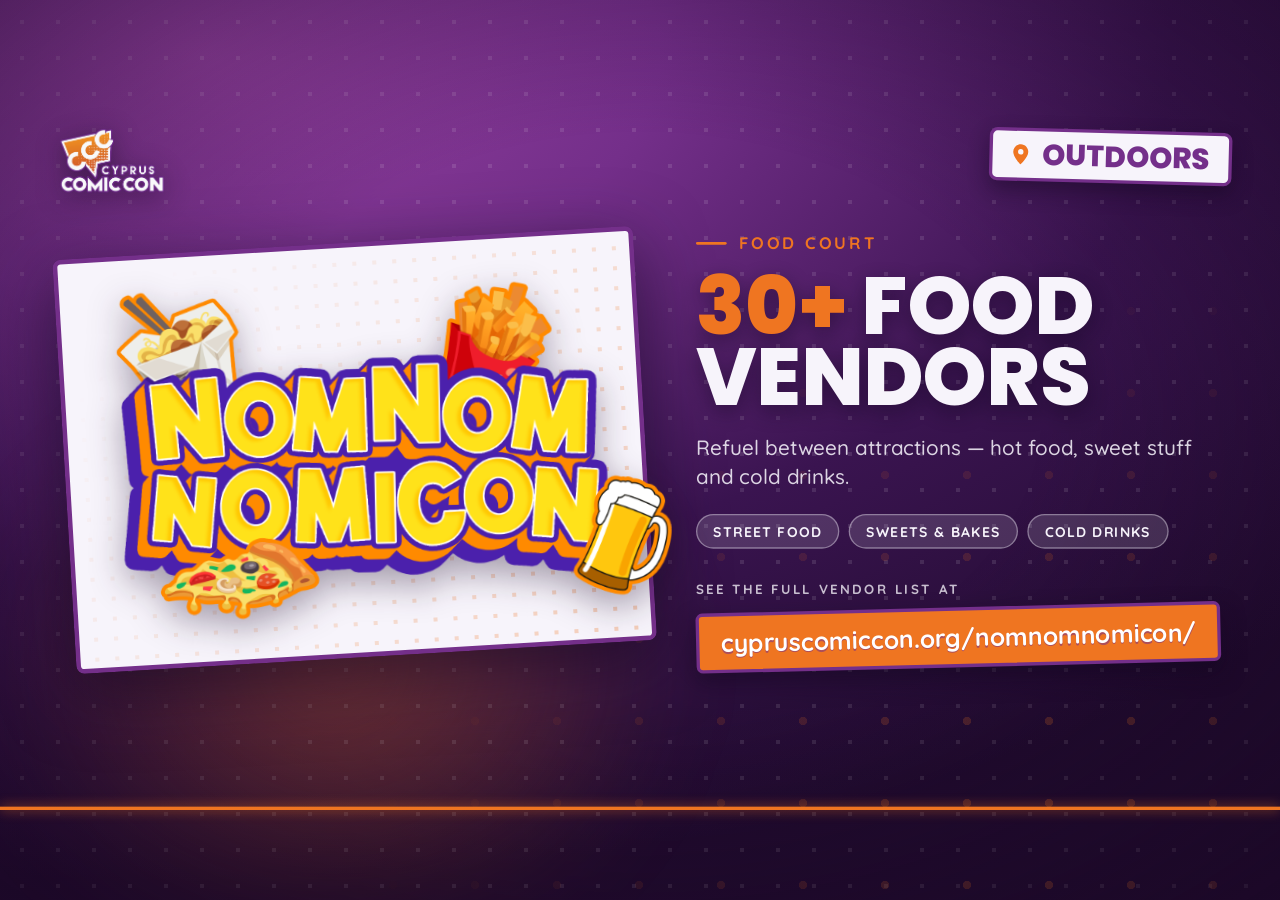
<file: index.html>
<!DOCTYPE html>
<html lang="en">
<head>
<meta charset="utf-8">
<title>Cyprus Comic Con — Section Rotator</title>
<link rel="stylesheet" href="style.css">
</head>
<body>

  <!-- Ambient backdrop: brand purple field + drifting halftone, fills any viewport -->
  <div class="backdrop" aria-hidden="true">
    <div class="backdrop__wash"></div>
    <div class="backdrop__bloom"></div>
    <div class="backdrop__halftone backdrop__halftone--fine"></div>
    <div class="backdrop__halftone backdrop__halftone--coarse"></div>
    <div class="backdrop__vignette"></div>
  </div>

  <!-- Fixed 1920x1080 design stage, scaled to fit whatever size OBS gives us -->
  <div class="stage-fit">
    <div class="stage" id="stage">

      <img class="brandmark" id="brandmark" src="assets/ccc.png" alt="Cyprus Comic Con">

      <!-- Slides are built here by app.js -->
      <div class="deck" id="deck"></div>

      <div class="progress" id="progress" hidden>
        <div class="progress__fill" id="progressFill"></div>
      </div>

    </div>
  </div>

  <script src="sections.js"></script>
  <script src="app.js"></script>
</body>
</html>
</file>
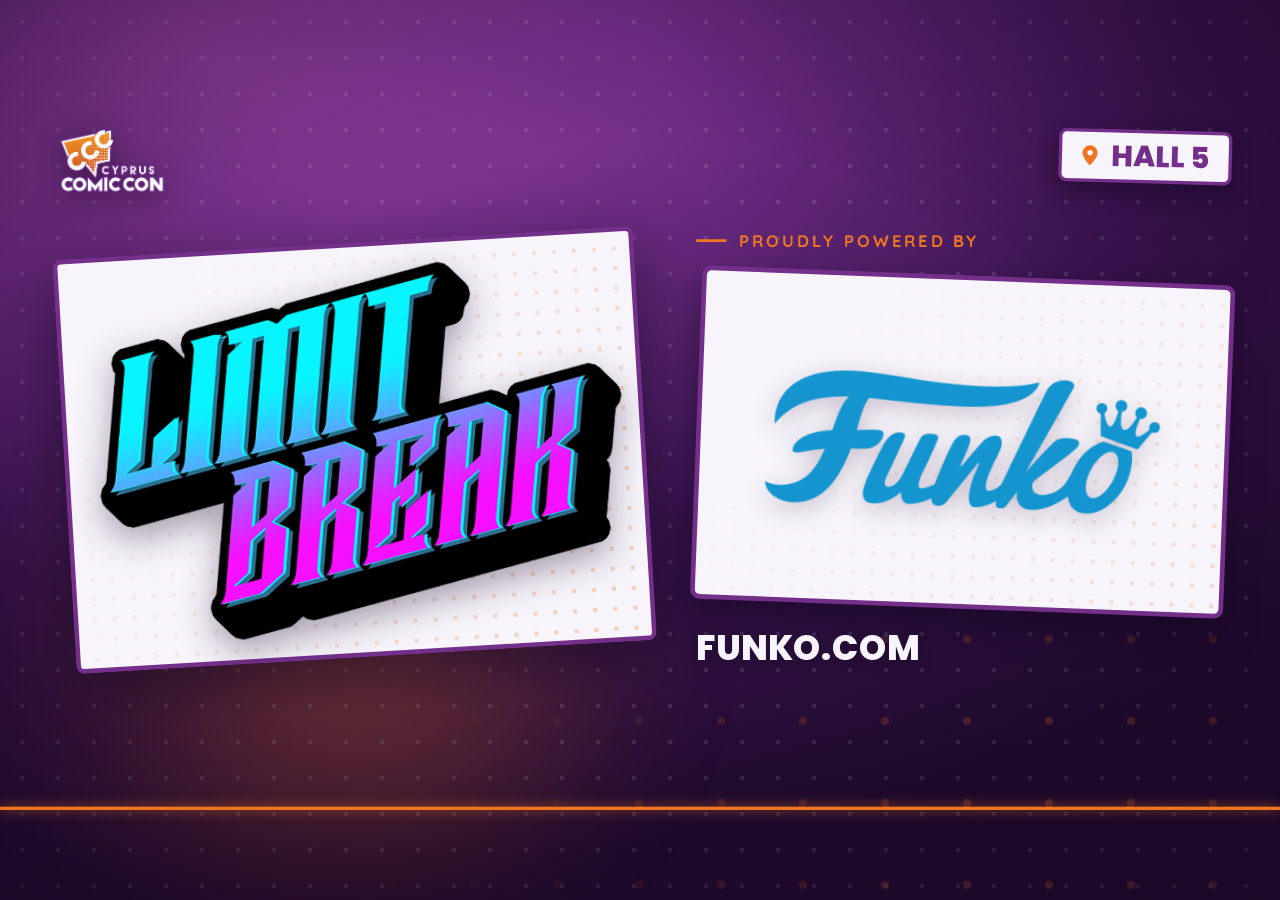
<file: sponsors/index.html>
<!DOCTYPE html>
<html lang="en">
<head>
<meta charset="utf-8">
<title>Limit Break — Sponsor Rotator</title>
<!-- The shared look (backdrop, panel, type, progress line) comes from the main
     rotator; sponsors.css only adds the sponsor card and its swap. -->
<link rel="stylesheet" href="../style.css">
<link rel="stylesheet" href="sponsors.css">
</head>
<body>

  <div class="backdrop" aria-hidden="true">
    <div class="backdrop__wash"></div>
    <div class="backdrop__bloom"></div>
    <div class="backdrop__halftone backdrop__halftone--fine"></div>
    <div class="backdrop__halftone backdrop__halftone--coarse"></div>
    <div class="backdrop__vignette"></div>
  </div>

  <div class="stage-fit">
    <div class="stage" id="stage">

      <img class="brandmark" id="brandmark" src="../assets/ccc.png" alt="Cyprus Comic Con">

      <!-- One scene, built once. The Limit Break panel on the left never
           leaves; only the sponsor inside the card on the right changes. -->
      <div class="slide scene" id="scene">

        <div class="where" id="where">
          <svg class="where__pin" viewBox="0 0 24 24" aria-hidden="true">
            <path d="M12 2C7.9 2 4.5 5.4 4.5 9.5c0 5.6 7.5 12.5 7.5 12.5s7.5-6.9 7.5-12.5C19.5 5.4 16.1 2 12 2zm0 10.2a2.7 2.7 0 110-5.4 2.7 2.7 0 010 5.4z"/>
          </svg>
          <span class="where__name" id="whereName"></span>
        </div>

        <div class="panel-slot">
          <div class="panel-shadow"><div class="panel"></div></div>
          <img class="panel__logo" id="featureLogo" src="" alt="">
        </div>

        <div class="copy">
          <p class="eyebrow" id="eyebrow"></p>

          <!-- The frame holds still; app.js cross-fades logos inside it -->
          <div class="sponsor-card" id="card">
            <div class="sponsor-stack" id="stack"></div>
          </div>

          <p class="sponsor-name" id="name"></p>
        </div>

      </div>

      <div class="progress" id="progress" hidden>
        <div class="progress__fill" id="progressFill"></div>
      </div>

    </div>
  </div>

  <script src="sponsors.js"></script>
  <script src="app.js"></script>
</body>
</html>
</file>
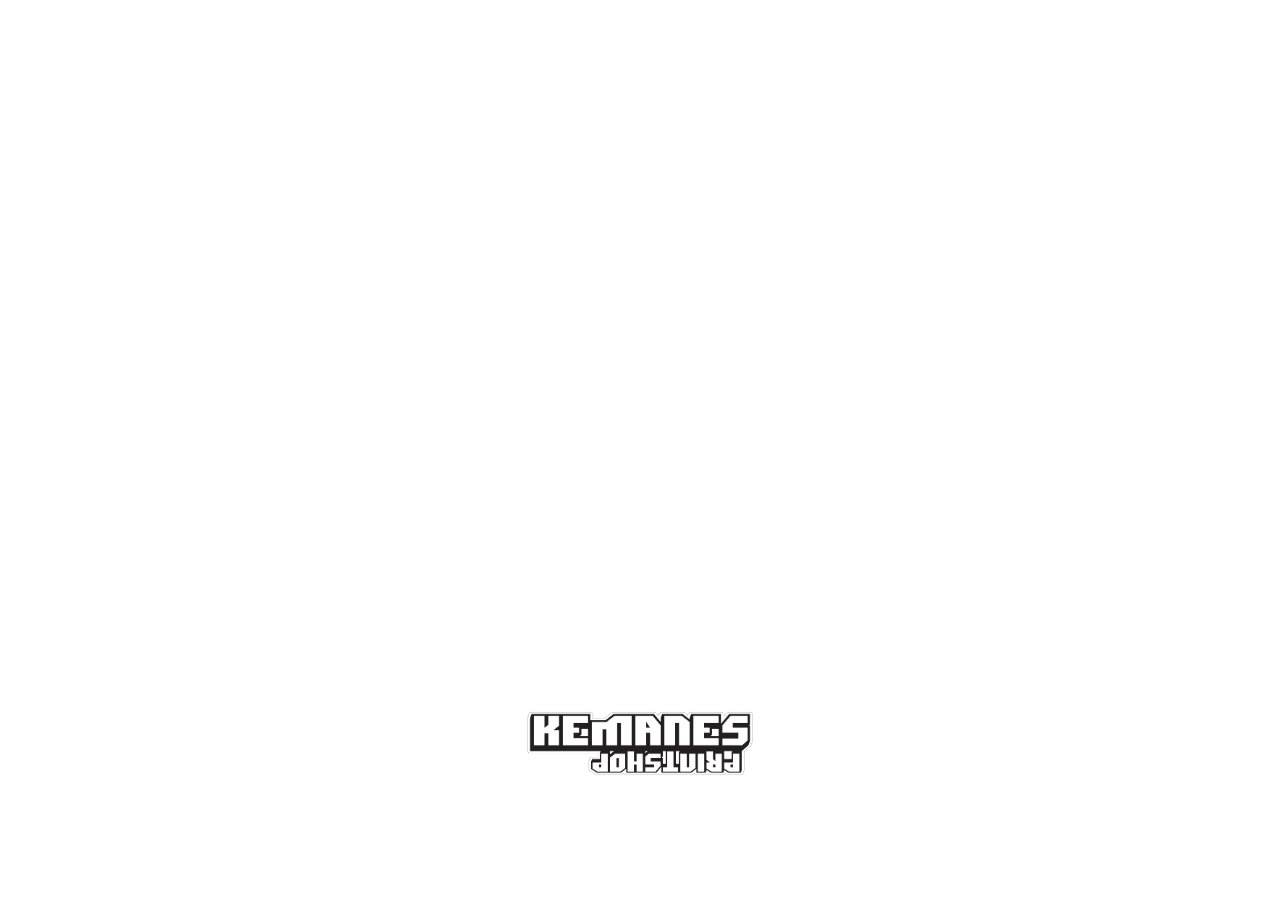
<file: sponsors/logo-overlay/index.html>
<!DOCTYPE html>
<html lang="en">
<head>
<meta charset="utf-8">
<title>Limit Break — Sponsor Logo Overlay</title>
<!-- The sponsor list comes from the full-screen rotator one folder up, so
     there is only ever one list to keep up to date. -->
<script src="../sponsors.js"></script>
<link rel="stylesheet" href="logo-overlay.css">
</head>
<body>

  <!-- No backdrop, no card, no text, no timer: just the logos, for slots
       where even the in-game card (../overlay) is too much. -->
  <div class="stage-fit">
    <div class="stage" id="stage">
      <div class="logo-box" id="logoBox"></div>
    </div>
  </div>

  <script src="logo-overlay.js"></script>
  <script src="app.js"></script>
</body>
</html>
</file>
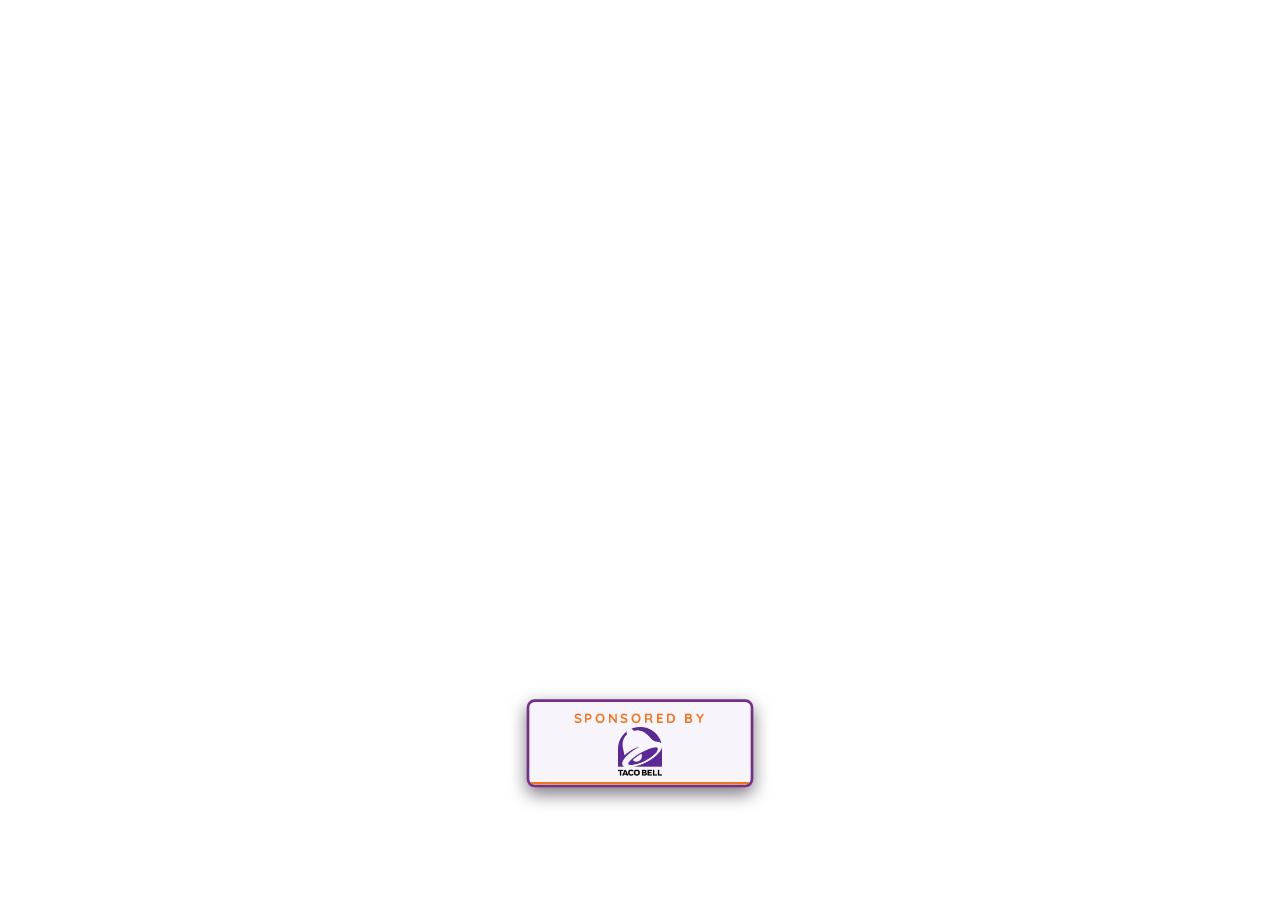
<file: sponsors/overlay/index.html>
<!DOCTYPE html>
<html lang="en">
<head>
<meta charset="utf-8">
<title>Limit Break — Sponsor Overlay</title>
<!-- The sponsor list comes from the full-screen rotator one folder up, so
     there is only ever one list to keep up to date. -->
<script src="../sponsors.js"></script>
<link rel="stylesheet" href="overlay.css">
</head>
<body>

  <!-- No backdrop: this sits over live gameplay, so everything outside the
       card stays transparent. -->
  <div class="stage-fit">
    <div class="stage" id="stage">

      <div class="card" id="card">
        <p class="card__label" id="label"></p>

        <div class="card__stack" id="stack"></div>

        <p class="card__name" id="name"></p>

        <div class="card__timer" id="timer" hidden></div>
      </div>

    </div>
  </div>

  <script src="overlay.js"></script>
  <script src="app.js"></script>
</body>
</html>
</file>
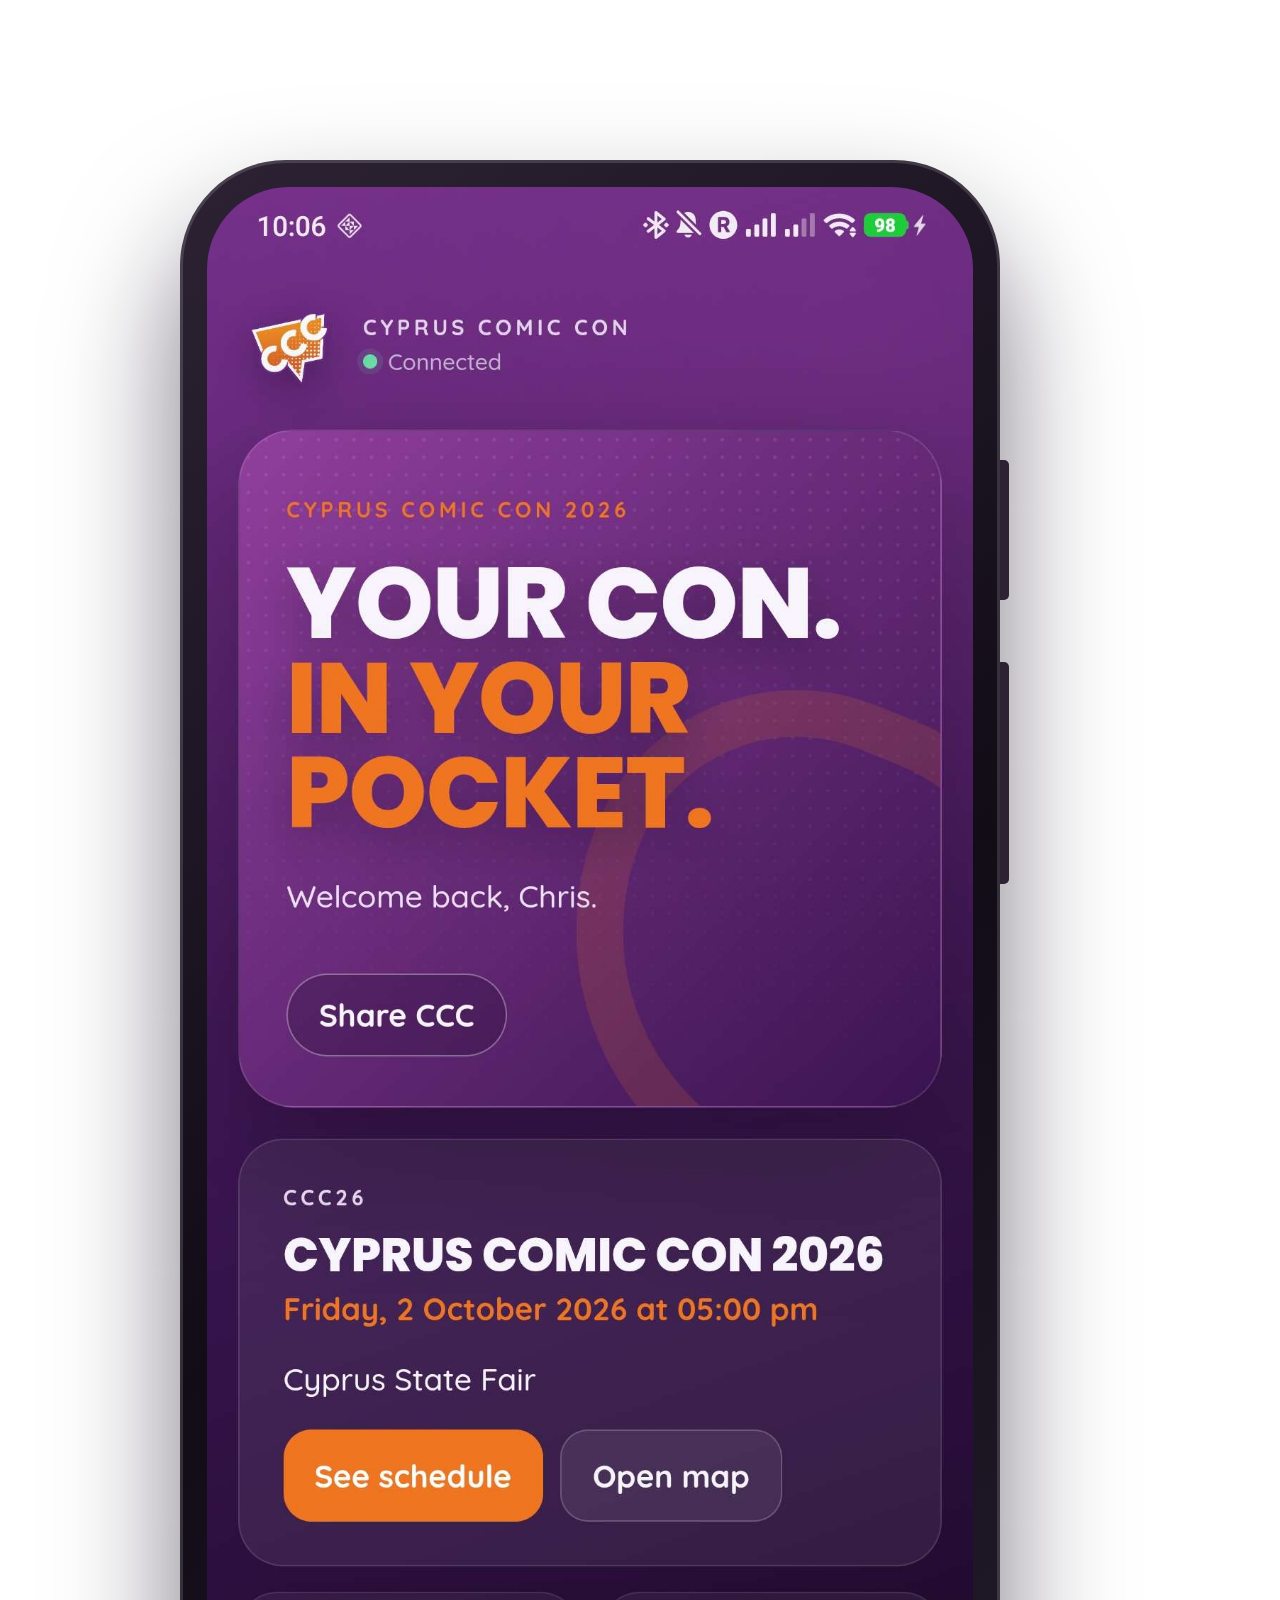
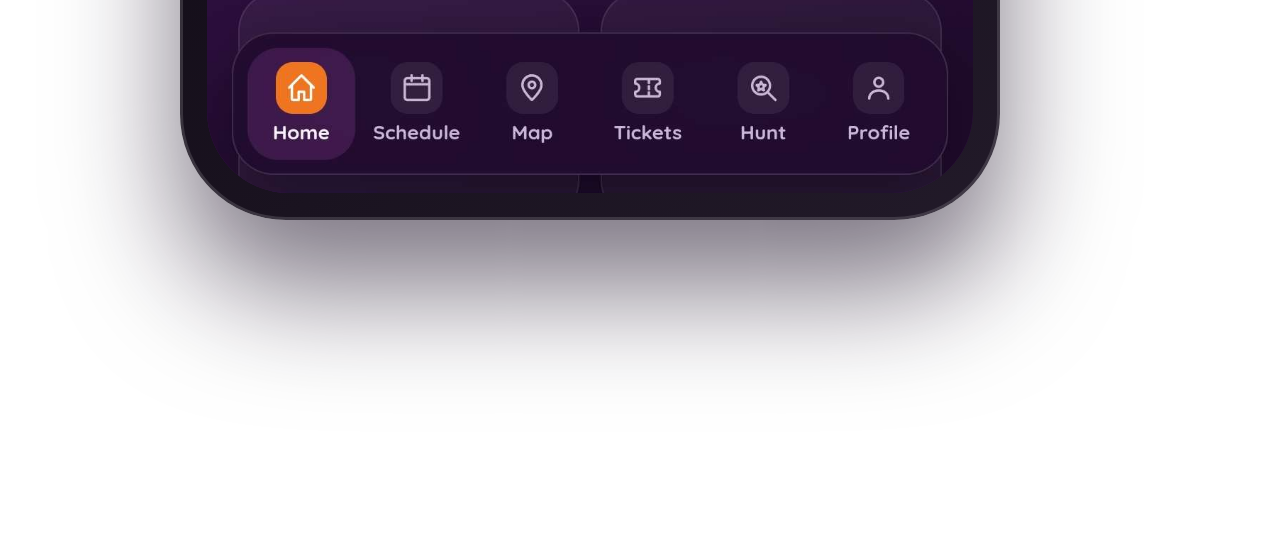
<file: output/app-install/phone-mockup.html>
<!doctype html>
<html lang="en">
<head>
<meta charset="utf-8">
<title>CCC App — phone mockup</title>
<meta name="color-scheme" content="light only">
<style>
  /* Phone mockup on a transparent canvas: 1180x2140px.
     Render with:
     chrome --headless=new --window-size=1180,2140 --default-background-color=00000000
            --screenshot=phone-mockup.png phone-mockup.html                      */
  :root { color-scheme: light only; }
  * { margin: 0; padding: 0; box-sizing: border-box; }

  html, body {
    width: 1180px;
    height: 2140px;
    overflow: hidden;
    background: transparent;
  }

  .stage {
    position: relative;
    width: 1180px;
    height: 2140px;
  }

  /* Same construction as the poster, scaled 1.708x (480 -> 820 wide). */
  .phone {
    position: absolute;
    top: 160px;
    left: 180px;
    width: 820px;
    height: 1660px;
    padding: 27px;
    border-radius: 106px;
    background: linear-gradient(145deg, #2c2233 0%, #120c17 55%, #221a29 100%);
    box-shadow:
      inset 0 0 0 3px rgba(255, 255, 255, .14),
      0 68px 120px rgba(18, 6, 30, .55);
  }
  .phone::before, .phone::after {
    content: '';
    position: absolute;
    right: -9px;
    width: 9px;
    border-radius: 0 5px 5px 0;
    background: #2c2233;
  }
  .phone::before { top: 300px; height: 140px; }
  .phone::after  { top: 502px; height: 222px; }

  .screen {
    width: 100%;
    height: 100%;
    border-radius: 82px;
    overflow: hidden;
    background: #3a1450;
  }
  .screen img {
    width: 100%;
    height: 100%;
    object-fit: cover;
    object-position: top;
    display: block;
  }
</style>
</head>
<body>
  <div class="stage">
    <div class="phone">
      <div class="screen">
        <img src="../../assets/Screenshot_2026-09-12-10-06-20-092_org.cypruscomiccon.app.jpg" alt="Cyprus Comic Con app home screen">
      </div>
    </div>
  </div>
</body>
</html>
</file>
<file: style.css>
/* ==========================================================================
   Cyprus Comic Con — section rotator for OBS
   Brand: Pantone 526c #742f8a / Pantone 158c #ef7521 / Natural Black #181818
   Type:  LEMON MILK (caps display) + Keep Calm (general text)
   ========================================================================== */

/* --- Typefaces -----------------------------------------------------------
   The real brand faces are used when they are installed on this machine.
   If they are not, the bundled Google fallbacks (Poppins / Quicksand) keep
   the same geometric-rounded personality and work with no internet.
   To upgrade: install LEMON MILK and Keep Calm as Windows fonts, restart OBS.
   ------------------------------------------------------------------------ */

@font-face {
  font-family: 'CCC Display';
  font-weight: 800;
  font-style: normal;
  font-display: block;
  src: local('LEMONMILK-Bold'), local('LEMON MILK Bold'), local('Lemon Milk Bold'),
       local('LEMONMILK-Medium'), local('LEMONMILK-Regular'), local('LEMON MILK'),
       url('fonts/poppins-800.woff2') format('woff2');
}

@font-face {
  font-family: 'CCC Body';
  font-weight: 500;
  font-style: normal;
  font-display: block;
  src: local('KeepCalm-Medium'), local('Keep Calm Medium'), local('Keep Calm'),
       url('fonts/quicksand-500.woff2') format('woff2');
}

@font-face {
  font-family: 'CCC Body';
  font-weight: 700;
  font-style: normal;
  font-display: block;
  src: local('KeepCalm-Book'), local('Keep Calm Medium'), local('Keep Calm'),
       url('fonts/quicksand-700.woff2') format('woff2');
}

/* --- Tokens ------------------------------------------------------------- */

:root {
  /* brand */
  --grape:        #742f8a;
  --zest:         #ef7521;
  --night:        #181818;

  /* derived field colours */
  --grape-lift:   #93409f;
  --grape-deep:   #3a1450;
  --grape-abyss:  #200b2e;
  --cream:        #f7f4fb;

  /* per-section accent, overridden inline by app.js */
  --accent:       var(--zest);

  --font-display: 'CCC Display', 'Poppins', 'Segoe UI', sans-serif;
  --font-body:    'CCC Body', 'Quicksand', 'Segoe UI', sans-serif;

  /* motion */
  --ease-out:     cubic-bezier(.16, 1, .3, 1);
  --ease-pop:     cubic-bezier(.22, 1.28, .36, 1);
  --ease-in:      cubic-bezier(.55, 0, .85, .3);
  --in-dur:       .72s;
  --out-dur:      .52s;
}

/* --- Shell -------------------------------------------------------------- */

* { margin: 0; padding: 0; box-sizing: border-box; }

html, body {
  width: 100%;
  height: 100%;
  overflow: hidden;
  background: var(--grape-abyss);
  color: var(--cream);
  font-family: var(--font-body);
  -webkit-font-smoothing: antialiased;
}

/* --- Backdrop ----------------------------------------------------------- */

.backdrop { position: fixed; inset: 0; overflow: hidden; }
.backdrop > * { position: absolute; inset: 0; }

.backdrop__wash {
  background:
    radial-gradient(118% 92% at 16% 6%,
      var(--grape-lift) 0%,
      var(--grape)      30%,
      var(--grape-deep) 64%,
      var(--grape-abyss) 100%);
}

.backdrop__bloom {
  background: radial-gradient(38% 46% at 26% 74%, rgba(239, 117, 33, .40), transparent 70%);
  filter: blur(50px);
  animation: bloom-breathe 13s ease-in-out infinite alternate;
}

/* Halftone dots — the CCC mark's core texture. Two layers drifting at
   different speeds and scales so the field has depth instead of a flat screen. */
.backdrop__halftone {
  inset: -140px;
  will-change: transform;
}

.backdrop__halftone--fine {
  background-image: radial-gradient(circle, rgba(255, 255, 255, .11) 2.2px, transparent 2.5px);
  background-size: 36px 36px;
  animation: drift-fine 44s linear infinite;
}

.backdrop__halftone--coarse {
  background-image: radial-gradient(circle, rgba(239, 117, 33, .30) 4px, transparent 4.4px);
  background-size: 82px 82px;
  animation: drift-coarse 71s linear infinite;
  -webkit-mask-image: radial-gradient(64% 70% at 78% 82%, #000 0%, transparent 72%);
          mask-image: radial-gradient(64% 70% at 78% 82%, #000 0%, transparent 72%);
}

.backdrop__vignette {
  background: radial-gradient(78% 78% at 50% 46%, transparent 40%, rgba(24, 6, 34, .58) 100%);
}

@keyframes drift-fine   { to { transform: translate3d(36px, 36px, 0); } }
@keyframes drift-coarse { to { transform: translate3d(-82px, 41px, 0); } }
@keyframes bloom-breathe {
  from { opacity: .70; transform: scale(1)    translateY(0); }
  to   { opacity: 1;   transform: scale(1.09) translateY(-22px); }
}

/* --- Stage -------------------------------------------------------------- */

.stage-fit {
  position: fixed;
  inset: 0;
  overflow: hidden;
}

/* The unscaled 1920x1080 box is pinned dead centre with negative margins —
   centring layout alone will not do it, because a box larger than the
   viewport aligns to start. app.js then scales it about its own centre. */
.stage {
  position: absolute;
  left: 50%;
  top: 50%;
  width: 1920px;
  height: 1080px;
  margin: -540px 0 0 -960px;
  transform-origin: center center;   /* scale set by app.js */
}

.brandmark {
  position: absolute;
  top: 54px;
  left: 68px;
  height: 104px;
  width: auto;
  filter: drop-shadow(0 8px 20px rgba(20, 6, 32, .45));
}

.progress {
  position: absolute;
  left: 0;
  bottom: 0;
  width: 100%;
  height: 5px;
  background: rgba(247, 244, 251, .12);
}

.progress__fill {
  height: 100%;
  width: 0;
  background: var(--zest);
  box-shadow: 0 0 18px rgba(239, 117, 33, .8);
}

/* --- Deck / slide layout ------------------------------------------------- */

.deck { position: absolute; inset: 0; }

.slide {
  position: absolute;
  inset: 0;
  display: grid;
  /* minmax(0, 1fr), not 1fr — an auto-min column would widen to fit the
     no-wrap URL instead of constraining it, and the fitter needs a real cap */
  grid-template-columns: 872px minmax(0, 1fr);
  align-items: center;
  column-gap: 76px;
  padding: 0 76px 0 96px;
}

/* --- Signature: the comic panel the section logo breaks out of ------------ */

.panel-slot {
  position: relative;
  height: 622px;
  display: grid;
  place-items: center;
}

.panel-shadow {
  position: absolute;
  inset: 0;
  /* drop-shadow (not box-shadow) so the shadow follows the wipe reveal */
  filter: drop-shadow(0 30px 52px rgba(18, 6, 30, .62));
}

.panel {
  position: absolute;
  inset: 0;
  background: var(--cream);
  border: 7px solid var(--grape);
  border-radius: 12px;
  transform: rotate(-3.4deg);
  overflow: hidden;
  clip-path: inset(0 0 0 0 round 12px);
}

/* halftone inside the panel, densest toward the lower right like the CCC mark */
.panel::after {
  content: '';
  position: absolute;
  inset: -20px;
  background-image: radial-gradient(circle, var(--accent) 3.4px, transparent 3.7px);
  background-size: 30px 30px;
  opacity: .30;
  -webkit-mask-image: linear-gradient(128deg, transparent 14%, #000 96%);
          mask-image: linear-gradient(128deg, transparent 14%, #000 96%);
}

/* Sized and nudged per section from sections.js, because logo files differ in
   both aspect ratio and how much transparent padding they carry. The nudge is
   an explicit pixel offset from the panel's centre, so the artwork lands the
   same way no matter what shape the file is. */
.panel__logo {
  position: absolute;
  z-index: 2;
  width: 1160px;                /* default suits a wide, wordmark-style logo */
  max-height: 820px;            /* safety net for tall or square files */
  object-fit: contain;
  left: 50%;
  top: 50%;
  /* offset right of centre so the artwork breaks the panel's edge, the same
     move the white C's make in the Cyprus Comic Con mark */
  transform: translate(calc(-50% + var(--logo-nudge, 0px)), -50%) rotate(-1.2deg);
  filter: drop-shadow(0 18px 26px rgba(28, 10, 40, .38));
}

/* --- Wayfinding badge -----------------------------------------------------
   Top right, mirroring the brand mark top left. It holds the same slot on
   every section, so anyone watching the wall learns where to look for
   "which part of the venue is this?" without reading the rest of the frame.
   -------------------------------------------------------------------------- */

.where {
  position: absolute;
  top: 60px;
  right: 72px;
  z-index: 3;
  display: flex;
  align-items: center;
  gap: 14px;
  padding: 13px 28px 13px 24px;
  border: 5px solid var(--grape);
  border-radius: 12px;
  background: var(--cream);
  transform: rotate(1.5deg);
  box-shadow: 0 14px 30px rgba(18, 6, 30, .44);
}

.where__pin {
  width: 36px;
  height: 36px;
  flex: none;
  fill: var(--zest);
}

.where__name {
  font-family: var(--font-display);
  font-weight: 800;
  font-size: 44px;
  line-height: 1;
  letter-spacing: .015em;
  text-transform: uppercase;
  color: var(--grape);
  white-space: nowrap;
}

/* --- Type column --------------------------------------------------------- */

.copy {
  min-width: 0;
  display: flex;
  flex-direction: column;
  align-items: flex-start;
}

.eyebrow {
  display: flex;
  align-items: center;
  gap: 18px;
  font-weight: 700;
  font-size: 25px;
  letter-spacing: .18em;   /* holds a name as long as "Mediterranean
                              Cosplay Championship" on one line */
  text-transform: uppercase;
  color: var(--accent);
}

.eyebrow::before {
  content: '';
  width: 46px;
  height: 4px;
  border-radius: 2px;
  background: currentColor;
}

.headline {
  margin-top: 26px;
  font-family: var(--font-display);
  font-weight: 800;
  font-size: 122px;
  line-height: .87;
  letter-spacing: -.005em;
  text-transform: uppercase;
  text-shadow: 0 10px 30px rgba(18, 6, 30, .45);
}

.headline em { font-style: normal; color: var(--accent); }

.headline__line { display: block; }

.blurb {
  margin-top: 30px;
  max-width: 748px;
  font-size: 31px;
  font-weight: 500;
  line-height: 1.42;
  color: rgba(247, 244, 251, .86);
}

.tags {
  margin-top: 34px;
  display: flex;
  flex-wrap: wrap;
  gap: 14px;
  list-style: none;
}

.tag {
  padding: 11px 24px;
  border: 2px solid rgba(247, 244, 251, .38);
  border-radius: 999px;
  background: rgba(247, 244, 251, .14);
  font-size: 21px;
  font-weight: 700;
  letter-spacing: .09em;
  text-transform: uppercase;
  white-space: nowrap;
}

.link { margin-top: 48px; }

.link__label {
  font-size: 20px;
  font-weight: 700;
  letter-spacing: .18em;
  text-transform: uppercase;
  color: rgba(247, 244, 251, .76);
}

/* Orange fill, white type, purple keyline — the same three-layer build as the
   Cyprus Comic Con and Nomnomnomicon logotypes, so the CTA reads as brand. */
.link__url {
  display: inline-block;
  margin-top: 15px;
  padding: 17px 32px;
  border: 5px solid var(--grape);
  border-radius: 10px;
  background: var(--zest);
  color: #ffffff;
  font-size: 40px;
  font-weight: 700;
  letter-spacing: .002em;
  white-space: nowrap;
  transform: rotate(-1.4deg);
  text-shadow: 0 2px 0 rgba(116, 47, 138, .55);
  box-shadow: 0 16px 34px rgba(18, 6, 30, .5);
}

/* --- Choreography --------------------------------------------------------
   Every animated part starts in its "out" state. .slide--in releases them on
   a stagger; .slide--out pulls them back the other way, faster.
   -------------------------------------------------------------------------- */

.slide .panel,
.slide .panel__logo,
.slide .where,
.slide .eyebrow,
.slide .headline__line,
.slide .blurb,
.slide .tag,
.slide .link {
  opacity: 0;
  transition-duration: var(--in-dur);
  transition-timing-function: var(--ease-out);
  transition-property: opacity, transform, clip-path, filter;
}

/* out state (also the from-state on entry) */
.slide .panel        { clip-path: inset(0 100% 0 0 round 12px); transform: rotate(-7.5deg) translateX(-44px); }
.slide .panel__logo  { transform: translate(calc(-50% + var(--logo-nudge, 0px)), calc(-50% + 34px)) rotate(-1.2deg) scale(.84); }
.slide .where        { transform: translateY(-38px) rotate(5deg); }
.slide .eyebrow      { transform: translateX(-30px); }
.slide .headline__line { transform: translateY(42px); filter: blur(9px); }
.slide .blurb        { transform: translateY(26px); }
.slide .tag          { transform: translateY(22px) scale(.9); }
.slide .link         { transform: translateX(64px) rotate(3deg); }

/* in state */
.slide--in .panel        { opacity: 1; clip-path: inset(0 0 0 0 round 12px); transform: rotate(-3.4deg) translateX(0); }
.slide--in .panel__logo  { opacity: 1; transform: translate(calc(-50% + var(--logo-nudge, 0px)), -50%) rotate(-1.2deg) scale(1); }
.slide--in .where        { opacity: 1; transform: translateY(0) rotate(1.5deg); }
.slide--in .eyebrow      { opacity: 1; transform: translateX(0); }
.slide--in .headline__line { opacity: 1; transform: translateY(0); filter: blur(0); }
.slide--in .blurb        { opacity: 1; transform: translateY(0); }
.slide--in .tag          { opacity: 1; transform: translateY(0) scale(1); }
.slide--in .link         { opacity: 1; transform: translateX(0) rotate(0deg); }

.slide--in .panel__logo { transition-timing-function: var(--ease-pop); transition-duration: .82s; }
.slide--in .where       { transition-timing-function: var(--ease-pop); }
.slide--in .tag         { transition-timing-function: var(--ease-pop); }
.slide--in .link        { transition-timing-function: var(--ease-pop); }

/* entry stagger — panel first, call to action last */
.slide--in .panel          { transition-delay: 0s; }
.slide--in .panel__logo    { transition-delay: .20s; }
.slide--in .where          { transition-delay: .24s; }
.slide--in .eyebrow        { transition-delay: .32s; }
.slide--in .headline__line { transition-delay: calc(.40s + var(--i, 0) * .09s); }
.slide--in .blurb          { transition-delay: .62s; }
.slide--in .tag            { transition-delay: calc(.70s + var(--i, 0) * .07s); }
.slide--in .link           { transition-delay: .88s; }

/* exit — reverse priority: the call to action leaves first, panel closes last */
.slide--out .panel,
.slide--out .panel__logo,
.slide--out .where,
.slide--out .eyebrow,
.slide--out .headline__line,
.slide--out .blurb,
.slide--out .tag,
.slide--out .link {
  opacity: 0;
  transition-duration: var(--out-dur);
  transition-timing-function: var(--ease-in);
}

.slide--out .panel        { clip-path: inset(0 0 0 100% round 12px); transform: rotate(-1deg) translateX(46px); transition-delay: .16s; }
.slide--out .panel__logo  { transform: translate(calc(-50% + var(--logo-nudge, 0px) - 70px), -50%) rotate(-1.2deg) scale(.94); transition-delay: .10s; }
.slide--out .where        { transform: translateY(-34px) rotate(5deg); transition-delay: .12s; }
.slide--out .eyebrow      { transform: translateX(-38px); transition-delay: .08s; }
.slide--out .headline__line { transform: translateY(-34px); filter: blur(7px); transition-delay: calc(.04s + var(--i, 0) * .05s); }
.slide--out .blurb        { transform: translateY(-22px); transition-delay: .02s; }
.slide--out .tag          { transform: translateY(-18px) scale(.94); transition-delay: calc(0s + var(--i, 0) * .04s); }
.slide--out .link         { transform: translateX(72px) rotate(3deg); transition-delay: 0s; }

/* --- Reduced motion: cross-fade only ------------------------------------- */

@media (prefers-reduced-motion: reduce) {
  .backdrop__halftone,
  .backdrop__bloom { animation: none; }

  .slide .panel,
  .slide .panel__logo,
  .slide .where,
  .slide .eyebrow,
  .slide .headline__line,
  .slide .blurb,
  .slide .tag,
  .slide .link {
    transition-property: opacity;
    transition-duration: .45s;
    transition-delay: 0s !important;
    transform: none !important;
    filter: none !important;
    clip-path: none !important;
  }

  .slide--in .panel        { transform: rotate(-3.4deg) !important; }
  .slide--in .panel__logo  { transform: translate(calc(-50% + var(--logo-nudge, 0px)), -50%) rotate(-1.2deg) !important; }
  .slide--in .where        { transform: rotate(1.5deg) !important; }
  .slide--in .link__url    { transform: rotate(-1.4deg); }
}
</file>
<file: sponsors/sponsors.css>
/* ==========================================================================
   Limit Break — sponsor rotator
   Loaded after ../style.css, which supplies the backdrop, the comic panel,
   the wayfinding badge, the type scale and the progress line. Everything
   below is only what this scene adds: the sponsor card and its swap.
   ========================================================================== */

/* The scene is built once and stays put, so it never gets .slide--out. */
.scene { pointer-events: none; }

/* --- The sponsor card -----------------------------------------------------
   Same cream-and-grape build as the panel opposite it, tilted the other way
   so the two read as a matched pair rather than a repeat. Its frame holds
   still for the whole show — only the artwork inside it changes.
   -------------------------------------------------------------------------- */

.sponsor-card {
  position: relative;
  margin-top: 36px;
  width: 100%;
  height: 500px;
  background: var(--cream);
  border: 7px solid var(--grape);
  border-radius: 14px;
  transform: rotate(2.2deg);
  box-shadow: 0 26px 48px rgba(18, 6, 30, .52);
  overflow: hidden;
}

/* halftone wash, lighter than the panel's so it never competes with a logo */
.sponsor-card::after {
  content: '';
  position: absolute;
  inset: -20px;
  background-image: radial-gradient(circle, var(--accent) 3.4px, transparent 3.7px);
  background-size: 30px 30px;
  opacity: .20;
  -webkit-mask-image: linear-gradient(128deg, transparent 22%, #000 98%);
          mask-image: linear-gradient(128deg, transparent 22%, #000 98%);
}

.sponsor-stack {
  position: absolute;
  inset: 0;
  z-index: 2;
}

/* Sponsor artwork ranges from 7:1 wordmarks to square badges, so the box is
   fixed and every logo is contained inside it — same optical weight for all of
   them, with no per-file pixel sizes. Sizing the box (rather than capping with
   max-width/max-height) means a small source file is scaled up to fill it too.
   `--s` is the optional per-sponsor nudge from sponsors.js. */
.sponsor-logo {
  position: absolute;
  left: 50%;
  top: 50%;
  width: 84%;
  height: 70%;
  object-fit: contain;
  transform: translate(-50%, -50%) scale(var(--s, 1));
  filter: drop-shadow(0 10px 18px rgba(28, 10, 40, .22));
}

.sponsor-name {
  margin-top: 30px;
  min-height: 62px;      /* holds the row open so nothing below it jumps */
  position: relative;
  align-self: stretch;
  font-family: var(--font-display);
  font-weight: 800;
  font-size: 52px;
  line-height: 1.1;
  letter-spacing: .01em;
  text-transform: uppercase;
  text-shadow: 0 8px 24px rgba(18, 6, 30, .45);
}

/* absolute so the outgoing and incoming names cross-fade in the same spot */
.sponsor-name__text {
  position: absolute;
  left: 0;
  top: 0;
  white-space: nowrap;
}

/* --- Scene entrance -------------------------------------------------------
   Picks up where ../style.css leaves off: panel, badge and eyebrow are
   already choreographed there, so the card and name just join the stagger.
   -------------------------------------------------------------------------- */

.slide .sponsor-card,
.slide .sponsor-name {
  opacity: 0;
  transition-duration: var(--in-dur);
  transition-timing-function: var(--ease-out);
  transition-property: opacity, transform;
}

.slide .sponsor-card { transform: rotate(6.5deg) translateY(40px) scale(.94); }
.slide .sponsor-name { transform: translateY(24px); }

.slide--in .sponsor-card {
  opacity: 1;
  transform: rotate(2.2deg) translateY(0) scale(1);
  transition-timing-function: var(--ease-pop);
  transition-delay: .30s;
}

.slide--in .sponsor-name {
  opacity: 1;
  transform: translateY(0);
  transition-delay: .58s;
}

/* --- The swap -------------------------------------------------------------
   Both logos live in the stack at once for the length of the cross-fade: the
   outgoing one slides left as the incoming one pops in from the right.
   -------------------------------------------------------------------------- */

.sponsor-logo,
.sponsor-name__text {
  opacity: 0;
  transition: opacity .46s var(--ease-out), transform .52s var(--ease-pop);
}

.sponsor-logo      { transform: translate(calc(-50% + 54px), -50%) scale(calc(var(--s, 1) * .88)); }
.sponsor-name__text { transform: translateY(16px); }

.sponsor-logo--in       { opacity: 1; transform: translate(-50%, -50%) scale(var(--s, 1)); }
.sponsor-name__text--in { opacity: 1; transform: translateY(0); }

.sponsor-logo--out {
  opacity: 0;
  transform: translate(calc(-50% - 54px), -50%) scale(calc(var(--s, 1) * .92));
  transition-timing-function: var(--ease-in);
  transition-duration: .34s;
}

.sponsor-name__text--out {
  opacity: 0;
  transform: translateY(-16px);
  transition-timing-function: var(--ease-in);
  transition-duration: .30s;
}

/* --- Reduced motion: cross-fade only -------------------------------------- */

@media (prefers-reduced-motion: reduce) {
  .slide .sponsor-card,
  .slide .sponsor-name,
  .sponsor-logo,
  .sponsor-name__text {
    transition-property: opacity;
    transition-duration: .40s;
    transition-delay: 0s !important;
  }

  .slide .sponsor-name,
  .sponsor-name__text { transform: none !important; }

  .slide .sponsor-card,
  .slide--in .sponsor-card { transform: rotate(2.2deg) !important; }

  .sponsor-logo,
  .sponsor-logo--in,
  .sponsor-logo--out { transform: translate(-50%, -50%) scale(var(--s, 1)) !important; }
}
</file>
<file: sponsors/logo-overlay/logo-overlay.css>
/* ==========================================================================
   Limit Break — sponsor logo-only overlay
   Just the logos, cross-fading in place. No card, no border, no backdrop,
   no timer, no text — for slots where even ../overlay's small card is more
   than the shot needs.
   ========================================================================== */

* { margin: 0; padding: 0; box-sizing: border-box; }

/* Transparent all the way down — OBS composites this straight over the game */
html, body {
  width: 100%;
  height: 100%;
  overflow: hidden;
  background: transparent;
}

/* --- Stage ---------------------------------------------------------------
   Same fixed 1920x1080 design frame the rest of this project's overlays use,
   scaled to fit whatever size OBS gives the source, so the logo lands in the
   same place on a 1080p or a 720p feed.
   ------------------------------------------------------------------------ */

.stage-fit { position: fixed; inset: 0; overflow: hidden; }

.stage {
  position: absolute;
  left: 50%;
  top: 50%;
  width: 1920px;
  height: 1080px;
  margin: -540px 0 0 -960px;
  transform-origin: center center;   /* scale set by app.js */
}

/* --- The logo box ----------------------------------------------------------
   Just a positioned, sized box — no fill, no border. Every logo is fit to
   the same box with object-fit: contain, so wordmarks and square badges all
   read at the same optical size. Position and size are written inline by
   app.js from logo-overlay.js.
   ------------------------------------------------------------------------ */

.logo-box {
  position: absolute;
}

.logo {
  position: absolute;
  left: 50%;
  top: 50%;
  width: 100%;
  height: 100%;
  object-fit: contain;
  transform: translate(-50%, -50%) scale(var(--s, 1));

  opacity: 0;
  transition: opacity .40s ease-out;
}

.logo--in  { opacity: 1; }
.logo--out { opacity: 0; }

@media (prefers-reduced-motion: reduce) {
  .logo { transition: none; }
}
</file>
<file: sponsors/overlay/overlay.css>
/* ==========================================================================
   Limit Break — in-game sponsor card
   A single small card that sits over live gameplay, under the scoreboard and
   between the two player cams. Deliberately plainer than the full-screen
   rotator: no backdrop, no halftone, no tilt — nothing that competes with
   the match.

   The brand faces are declared here rather than pulled from ../../style.css,
   because that sheet also paints a solid purple background, which an overlay
   must not have.
   ========================================================================== */

@font-face {
  font-family: 'CCC Display';
  font-weight: 800;
  font-style: normal;
  font-display: block;
  src: local('LEMONMILK-Bold'), local('LEMON MILK Bold'), local('Lemon Milk Bold'),
       local('LEMONMILK-Medium'), local('LEMONMILK-Regular'), local('LEMON MILK'),
       url('../../fonts/poppins-800.woff2') format('woff2');
}

@font-face {
  font-family: 'CCC Body';
  font-weight: 700;
  font-style: normal;
  font-display: block;
  src: local('KeepCalm-Book'), local('Keep Calm Medium'), local('Keep Calm'),
       url('../../fonts/quicksand-700.woff2') format('woff2');
}

:root {
  --grape:  #742f8a;
  --accent: #ef7521;
  --cream:  #f7f4fb;

  --font-display: 'CCC Display', 'Poppins', 'Segoe UI', sans-serif;
  --font-body:    'CCC Body', 'Quicksand', 'Segoe UI', sans-serif;

  --ease-out: cubic-bezier(.16, 1, .3, 1);
  --ease-pop: cubic-bezier(.22, 1.28, .36, 1);
}

* { margin: 0; padding: 0; box-sizing: border-box; }

/* Transparent all the way down — OBS composites this straight over the game */
html, body {
  width: 100%;
  height: 100%;
  overflow: hidden;
  background: transparent;
  font-family: var(--font-body);
  -webkit-font-smoothing: antialiased;
}

/* --- Stage ---------------------------------------------------------------
   Same fixed 1920x1080 design frame as the scoreboard, scaled to fit whatever
   size OBS gives the source, so the card lands in the same place on a 1080p
   or a 720p feed.
   ------------------------------------------------------------------------ */

.stage-fit { position: fixed; inset: 0; overflow: hidden; }

.stage {
  position: absolute;
  left: 50%;
  top: 50%;
  width: 1920px;
  height: 1080px;
  margin: -540px 0 0 -960px;
  transform-origin: center center;   /* scale set by app.js */
}

/* --- The card ------------------------------------------------------------
   Cream panel with a grape keyline, the same build as the panels on the
   full-screen sections, shrunk down and set straight. Position and size are
   written inline by app.js from overlay.js.
   ------------------------------------------------------------------------ */

.card {
  position: absolute;
  display: flex;
  flex-direction: column;
  padding: 12px 20px 14px;
  background: var(--cream);
  border: 4px solid var(--grape);
  border-radius: 12px;
  box-shadow: 0 10px 26px rgba(12, 4, 20, .55);
  overflow: hidden;

  opacity: 0;
  transform: translateY(16px) scale(.96);
  transition: opacity .45s var(--ease-out), transform .55s var(--ease-pop);
}

.card--in { opacity: 1; transform: translateY(0) scale(1); }

.card__label {
  flex: none;
  font-size: 20px;
  font-weight: 700;
  letter-spacing: .20em;
  text-transform: uppercase;
  text-align: center;
  color: var(--accent);
}

.card__label:empty { display: none; }

.card__name {
  flex: none;
  position: relative;
  height: 22px;
  font-family: var(--font-display);
  font-weight: 800;
  font-size: 18px;
  letter-spacing: .01em;
  text-transform: uppercase;
  text-align: center;
  color: var(--grape);
}

.card__name:empty { display: none; }

/* the logo fills whatever height the label and name leave behind */
.card__stack {
  position: relative;
  flex: 1;
  min-height: 0;
}

/* Logos range from 7:1 wordmarks to square badges. Sizing the box and
   containing the file inside it gives them all the same optical weight, and
   scales a small source file up rather than leaving it undersized.
   `--s` is the same per-sponsor nudge the full-screen rotator uses. */
.card__logo {
  position: absolute;
  left: 50%;
  top: 50%;
  width: 100%;
  height: 100%;
  object-fit: contain;
  transform: translate(-50%, -50%) scale(var(--s, 1));
}

/* --- Timer ---------------------------------------------------------------
   Runs along the inside of the bottom edge instead of across the whole frame:
   at this size a full-width progress line would read as part of the game.
   ------------------------------------------------------------------------ */

.card__timer {
  position: absolute;
  left: 0;
  bottom: 0;
  width: 0;
  height: 4px;
  background: var(--accent);
}

/* --- The swap ------------------------------------------------------------
   Straight cross-fade with a small lift. No sliding: movement in the corner
   of the eye pulls focus off the match.
   ------------------------------------------------------------------------ */

.card__logo,
.card__name__text {
  opacity: 0;
  transition: opacity .40s var(--ease-out), transform .44s var(--ease-out);
}

.card__logo      { transform: translate(-50%, calc(-50% + 10px)) scale(calc(var(--s, 1) * .96)); }
.card__name__text { position: absolute; left: 0; right: 0; top: 0; transform: translateY(8px); }

.card__logo--in       { opacity: 1; transform: translate(-50%, -50%) scale(var(--s, 1)); }
.card__name__text--in { opacity: 1; transform: translateY(0); }

.card__logo--out {
  opacity: 0;
  transform: translate(-50%, calc(-50% - 10px)) scale(calc(var(--s, 1) * .96));
}

.card__name__text--out { opacity: 0; transform: translateY(-8px); }

/* --- Reduced motion ------------------------------------------------------ */

@media (prefers-reduced-motion: reduce) {
  .card,
  .card--in { transform: none !important; }

  .card__logo,
  .card__logo--in,
  .card__logo--out { transform: translate(-50%, -50%) scale(var(--s, 1)) !important; }

  .card__name__text,
  .card__name__text--in,
  .card__name__text--out { transform: none !important; }
}
</file>
